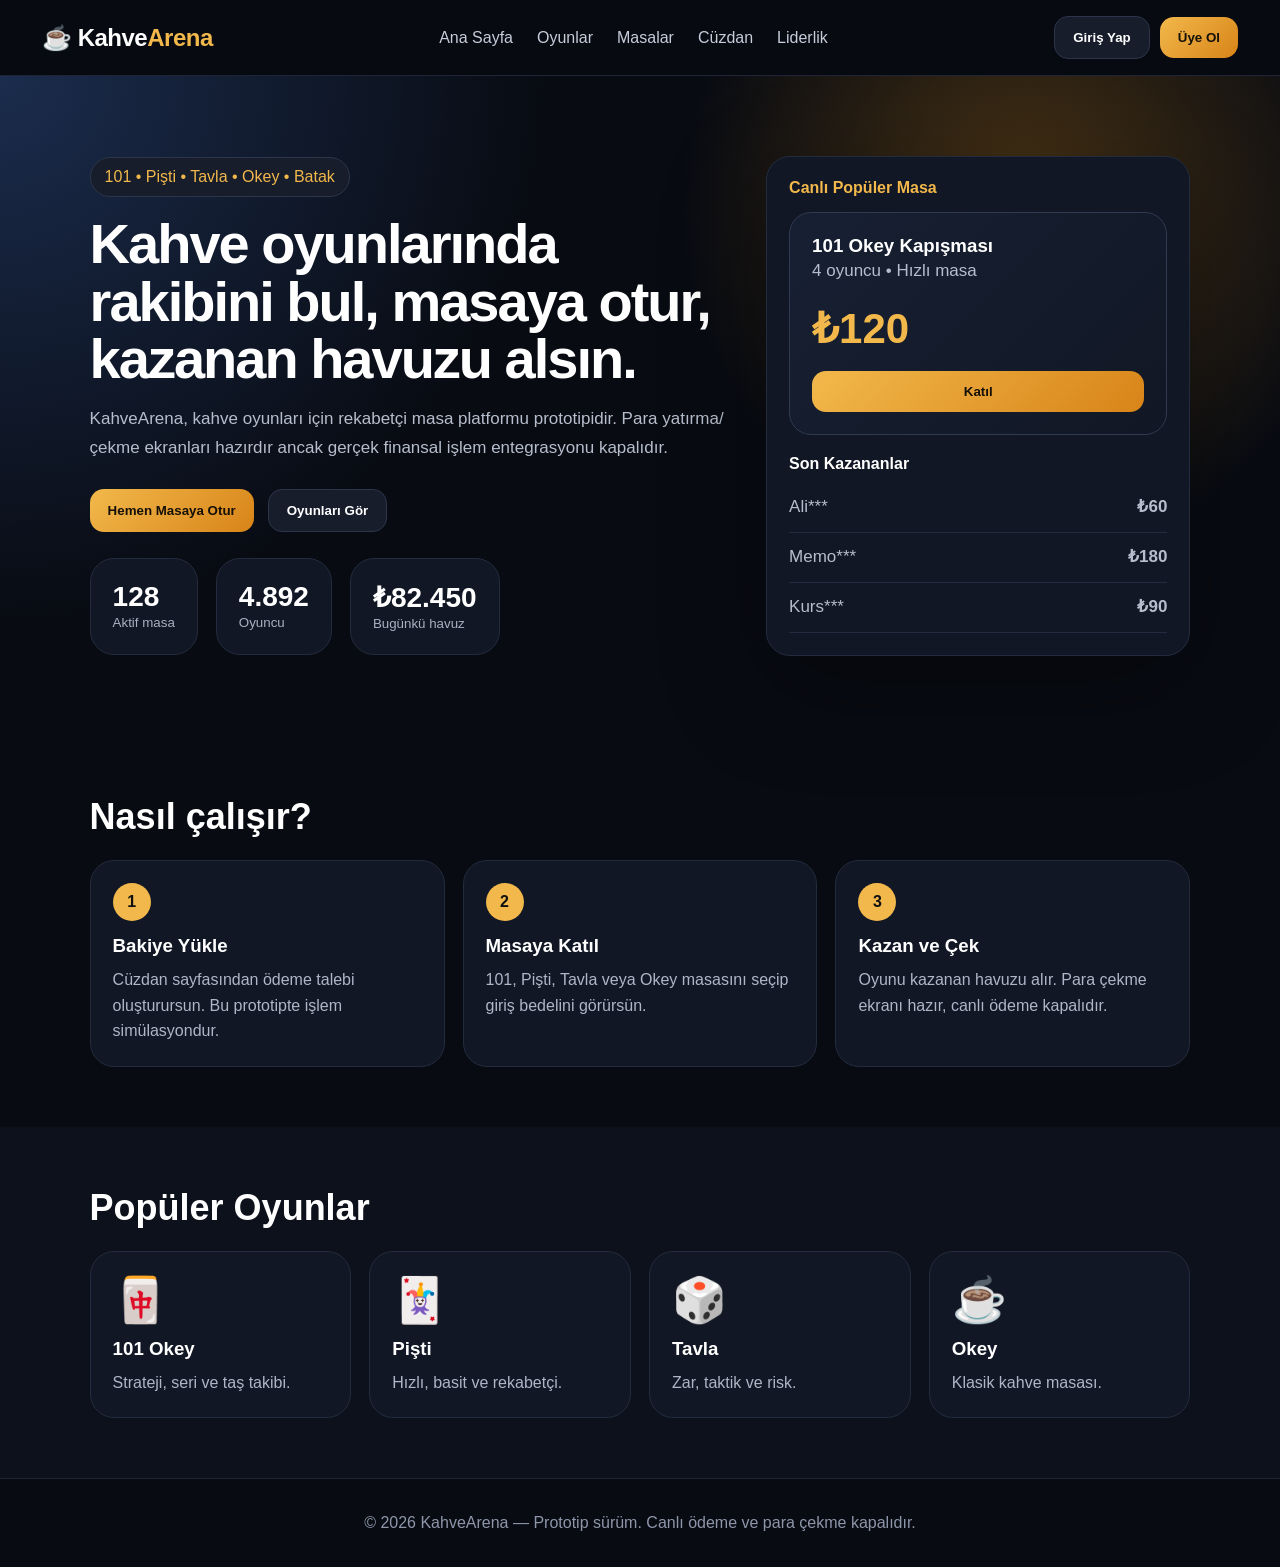
<file: index.html>
<!DOCTYPE html>
<html lang="tr">
<head>
  <meta charset="UTF-8" />
  <meta name="viewport" content="width=device-width, initial-scale=1.0"/>
  <title>KahveArena | Kahve Oyunlarında Rakibini Bul</title>
  <link rel="stylesheet" href="style.css"/>
</head>
<body>
  <header class="topbar">
    <div class="logo" onclick="go('index.html')">☕ Kahve<span>Arena</span></div>
    <nav id="nav">
      <a href="index.html">Ana Sayfa</a>
      <a href="games.html">Oyunlar</a>
      <a href="lobby.html">Masalar</a>
      <a href="wallet.html">Cüzdan</a>
      <a href="leaderboard.html">Liderlik</a>
    </nav>
    <div class="actions">
      <button class="ghost" onclick="go('login.html')">Giriş Yap</button>
      <button onclick="go('register.html')">Üye Ol</button>
      <button class="menu" onclick="toggleMenu()">☰</button>
    </div>
  </header>

  <section class="hero">
    <div class="heroText">
      <span class="badge">101 • Pişti • Tavla • Okey • Batak</span>
      <h1>Kahve oyunlarında rakibini bul, masaya otur, kazanan havuzu alsın.</h1>
      <p>
        KahveArena, kahve oyunları için rekabetçi masa platformu prototipidir.
        Para yatırma/çekme ekranları hazırdır ancak gerçek finansal işlem entegrasyonu kapalıdır.
      </p>
      <div class="heroBtns">
        <button onclick="requireLogin('lobby.html')">Hemen Masaya Otur</button>
        <button class="ghost" onclick="go('games.html')">Oyunları Gör</button>
      </div>
      <div class="stats">
        <div><b>128</b><small>Aktif masa</small></div>
        <div><b>4.892</b><small>Oyuncu</small></div>
        <div><b>₺82.450</b><small>Bugünkü havuz</small></div>
      </div>
    </div>
    <div class="heroCard">
      <div class="liveTitle">Canlı Popüler Masa</div>
      <div class="tableCard big">
        <div>
          <h3>101 Okey Kapışması</h3>
          <p>4 oyuncu • Hızlı masa</p>
        </div>
        <div class="pool">₺120</div>
        <button onclick="requireLogin('table.html')">Katıl</button>
      </div>
      <div class="miniWinners">
        <h4>Son Kazananlar</h4>
        <p><span>Ali***</span><b>₺60</b></p>
        <p><span>Memo***</span><b>₺180</b></p>
        <p><span>Kurs***</span><b>₺90</b></p>
      </div>
    </div>
  </section>

  <section class="section">
    <h2>Nasıl çalışır?</h2>
    <div class="grid3">
      <div class="infoCard"><b>1</b><h3>Bakiye Yükle</h3><p>Cüzdan sayfasından ödeme talebi oluşturursun. Bu prototipte işlem simülasyondur.</p></div>
      <div class="infoCard"><b>2</b><h3>Masaya Katıl</h3><p>101, Pişti, Tavla veya Okey masasını seçip giriş bedelini görürsün.</p></div>
      <div class="infoCard"><b>3</b><h3>Kazan ve Çek</h3><p>Oyunu kazanan havuzu alır. Para çekme ekranı hazır, canlı ödeme kapalıdır.</p></div>
    </div>
  </section>

  <section class="section dark">
    <h2>Popüler Oyunlar</h2>
    <div class="gameGrid">
      <div class="gameCard" onclick="requireLogin('lobby.html?game=101')"><span>🀄</span><h3>101 Okey</h3><p>Strateji, seri ve taş takibi.</p></div>
      <div class="gameCard" onclick="requireLogin('lobby.html?game=pisti')"><span>🃏</span><h3>Pişti</h3><p>Hızlı, basit ve rekabetçi.</p></div>
      <div class="gameCard" onclick="requireLogin('lobby.html?game=tavla')"><span>🎲</span><h3>Tavla</h3><p>Zar, taktik ve risk.</p></div>
      <div class="gameCard" onclick="requireLogin('lobby.html?game=okey')"><span>☕</span><h3>Okey</h3><p>Klasik kahve masası.</p></div>
    </div>
  </section>

  <footer>© 2026 KahveArena — Prototip sürüm. Canlı ödeme ve para çekme kapalıdır.</footer>
  <script src="app.js"></script>
</body>
</html>
</file>
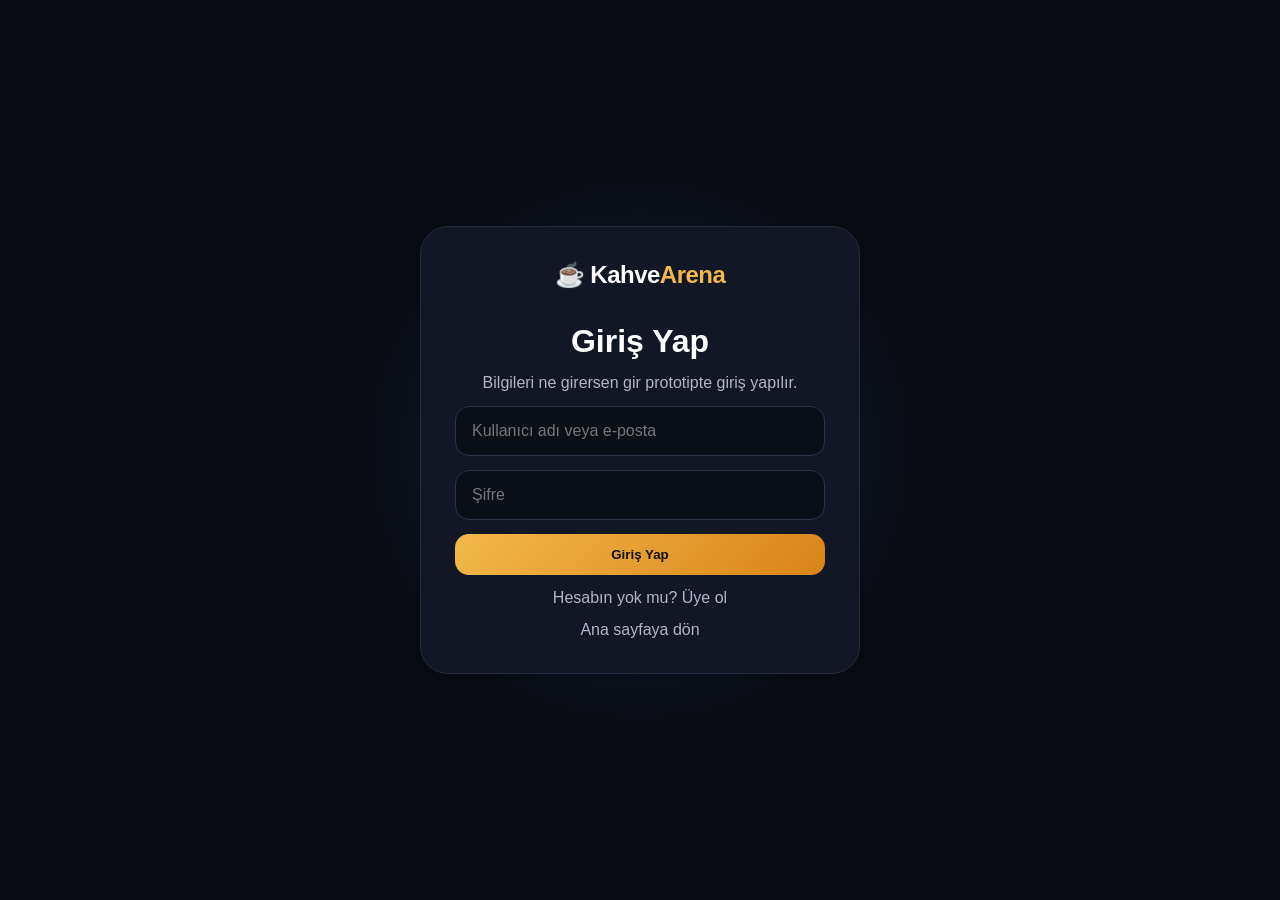
<file: admin.html>
<!DOCTYPE html>
<html lang="tr">
<head>
  <meta charset="UTF-8"/>
  <meta name="viewport" content="width=device-width, initial-scale=1.0"/>
  <title>Admin Panel | KahveArena</title>
  <link rel="stylesheet" href="style.css"/>
</head>
<body onload="guard()">
<header class="topbar">
  <div class="logo" onclick="go('dashboard.html')">☕ Kahve<span>Arena</span></div>
  <nav id="nav"><a href="dashboard.html">Panel</a><a href="wallet.html">Cüzdan</a><a href="lobby.html">Masalar</a></nav>
</header>

<main class="page">
  <div class="pageHead"><div><h1>Admin Paneli</h1><p>Kullanıcılar, masalar ve finans talepleri.</p></div></div>
  <div class="dashGrid">
    <div class="statCard"><small>Kullanıcı</small><b>4.892</b><span>+128 bugün</span></div>
    <div class="statCard"><small>Aktif Masa</small><b>128</b><span>23 yüksek havuz</span></div>
    <div class="statCard"><small>Yatırma Talebi</small><b>42</b><span>Bekliyor</span></div>
    <div class="statCard"><small>Çekim Talebi</small><b>18</b><span>İnceleme</span></div>
  </div>

  <section class="section noPad">
    <h2>Bekleyen İşlemler</h2>
    <div class="tableList">
      <div class="row"><b>Ali***</b><span>Para Yatırma</span><span>₺300</span><strong>Bekliyor</strong><button>Onayla</button></div>
      <div class="row"><b>Memo***</b><span>Para Çekme</span><span>₺500</span><strong>İnceleme</strong><button>Detay</button></div>
      <div class="row"><b>Kurs***</b><span>Masa İtirazı</span><span>101 Okey</span><strong>Açık</strong><button>İncele</button></div>
    </div>
  </section>
</main>
<script src="app.js"></script>
</body>
</html>
</file>
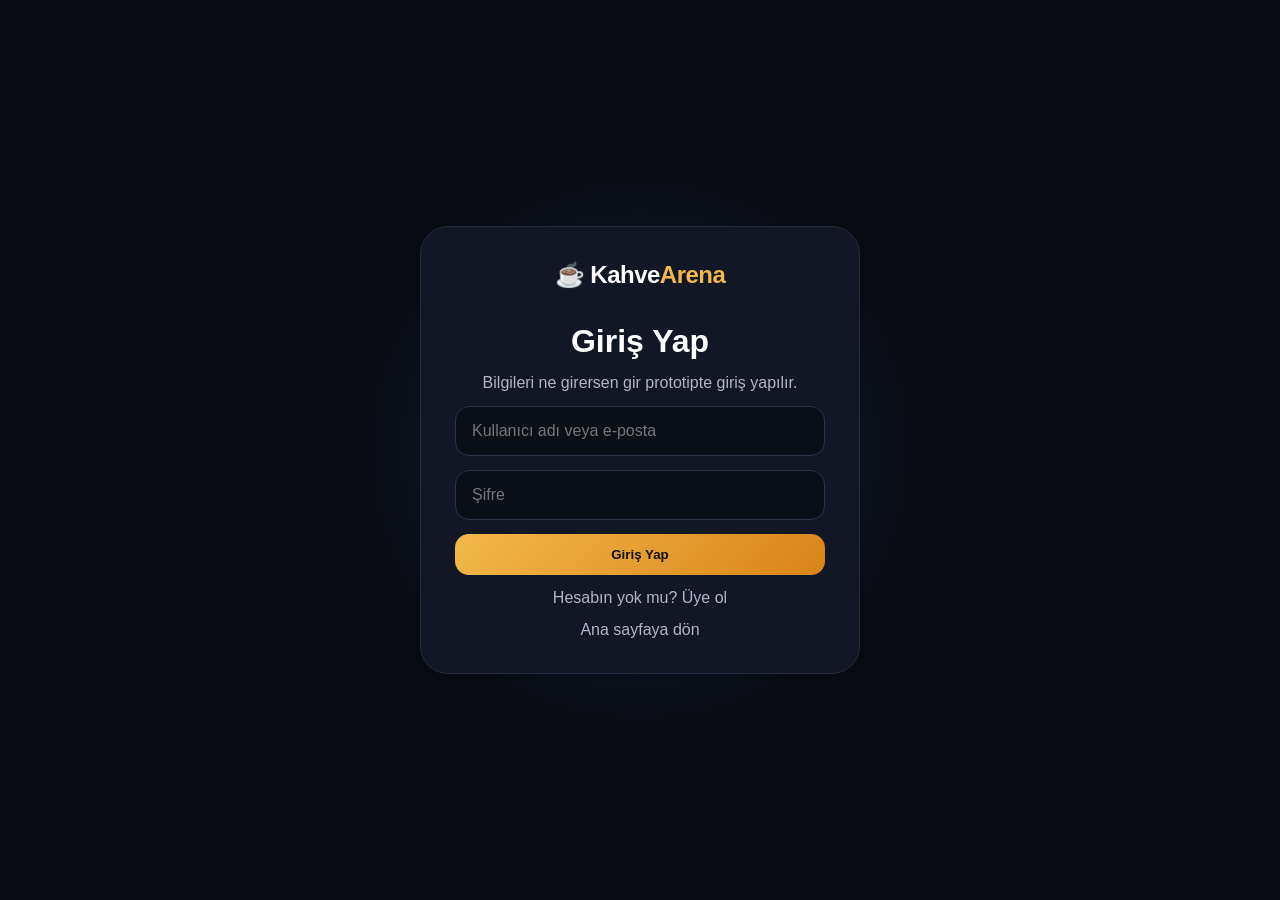
<file: create-table.html>
<!DOCTYPE html>
<html lang="tr">
<head>
  <meta charset="UTF-8"/>
  <meta name="viewport" content="width=device-width, initial-scale=1.0"/>
  <title>Masa Oluştur | KahveArena</title>
  <link rel="stylesheet" href="style.css"/>
</head>
<body onload="guard()">
<header class="topbar">
  <div class="logo" onclick="go('dashboard.html')">☕ Kahve<span>Arena</span></div>
  <nav id="nav"><a href="dashboard.html">Panel</a><a href="lobby.html">Masalar</a><a href="wallet.html">Cüzdan</a></nav>
</header>

<main class="page smallPage">
  <h1>Masa Oluştur</h1>
  <div class="formCard">
    <label>Oyun</label>
    <select><option>101 Okey</option><option>Pişti</option><option>Tavla</option><option>Okey</option><option>Batak</option></select>
    <label>Giriş Bedeli</label>
    <select><option>₺30</option><option>₺50</option><option>₺100</option><option>₺250</option></select>
    <label>Oyuncu Sayısı</label>
    <select><option>2 Oyuncu</option><option>4 Oyuncu</option></select>
    <label>Masa Tipi</label>
    <select><option>Herkese Açık</option><option>Şifreli Özel Masa</option></select>
    <button onclick="alertBox('Masa oluşturuldu. Prototipte gerçek para kilitleme işlemi yapılmaz.'); go('table.html')">Masayı Oluştur</button>
  </div>
</main>
<script src="app.js"></script>
</body>
</html>
</file>
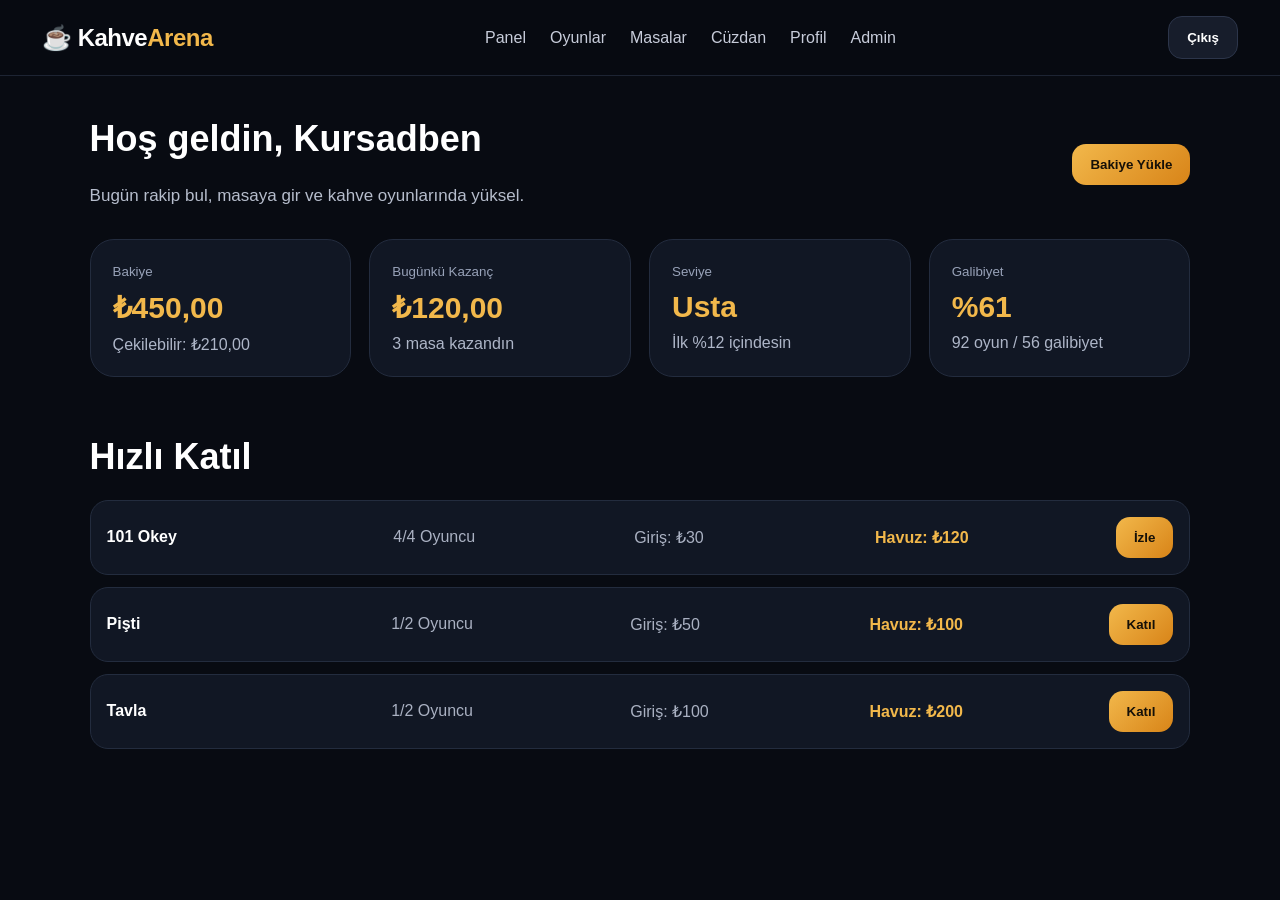
<file: dashboard.html>
<!DOCTYPE html>
<html lang="tr">
<head>
  <meta charset="UTF-8"/>
  <meta name="viewport" content="width=device-width, initial-scale=1.0"/>
  <title>Panel | KahveArena</title>
  <link rel="stylesheet" href="style.css"/>
</head>
<body>
<header class="topbar">
  <div class="logo" onclick="go('index.html')">☕ Kahve<span>Arena</span></div>
  <nav id="nav">
    <a href="dashboard.html">Panel</a>
    <a href="games.html">Oyunlar</a>
    <a href="lobby.html">Masalar</a>
    <a href="wallet.html">Cüzdan</a>
    <a href="profile.html">Profil</a>
    <a href="admin.html">Admin</a>
  </nav>
  <div class="actions">
    <button class="ghost" onclick="logout()">Çıkış</button>
    <button class="menu" onclick="toggleMenu()">☰</button>
  </div>
</header>

<main class="page">
  <div class="pageHead">
    <div>
      <h1>Hoş geldin, <span id="username">Oyuncu</span></h1>
      <p>Bugün rakip bul, masaya gir ve kahve oyunlarında yüksel.</p>
    </div>
    <button onclick="go('wallet.html')">Bakiye Yükle</button>
  </div>

  <div class="dashGrid">
    <div class="statCard"><small>Bakiye</small><b>₺450,00</b><span>Çekilebilir: ₺210,00</span></div>
    <div class="statCard"><small>Bugünkü Kazanç</small><b>₺120,00</b><span>3 masa kazandın</span></div>
    <div class="statCard"><small>Seviye</small><b>Usta</b><span>İlk %12 içindesin</span></div>
    <div class="statCard"><small>Galibiyet</small><b>%61</b><span>92 oyun / 56 galibiyet</span></div>
  </div>

  <section class="section noPad">
    <h2>Hızlı Katıl</h2>
    <div class="tableList">
      <div class="row"><b>101 Okey</b><span>4/4 Oyuncu</span><span>Giriş: ₺30</span><strong>Havuz: ₺120</strong><button onclick="go('table.html')">İzle</button></div>
      <div class="row"><b>Pişti</b><span>1/2 Oyuncu</span><span>Giriş: ₺50</span><strong>Havuz: ₺100</strong><button onclick="go('table.html')">Katıl</button></div>
      <div class="row"><b>Tavla</b><span>1/2 Oyuncu</span><span>Giriş: ₺100</span><strong>Havuz: ₺200</strong><button onclick="go('table.html')">Katıl</button></div>
    </div>
  </section>
</main>
<script src="app.js"></script>
</body>
</html>
</file>
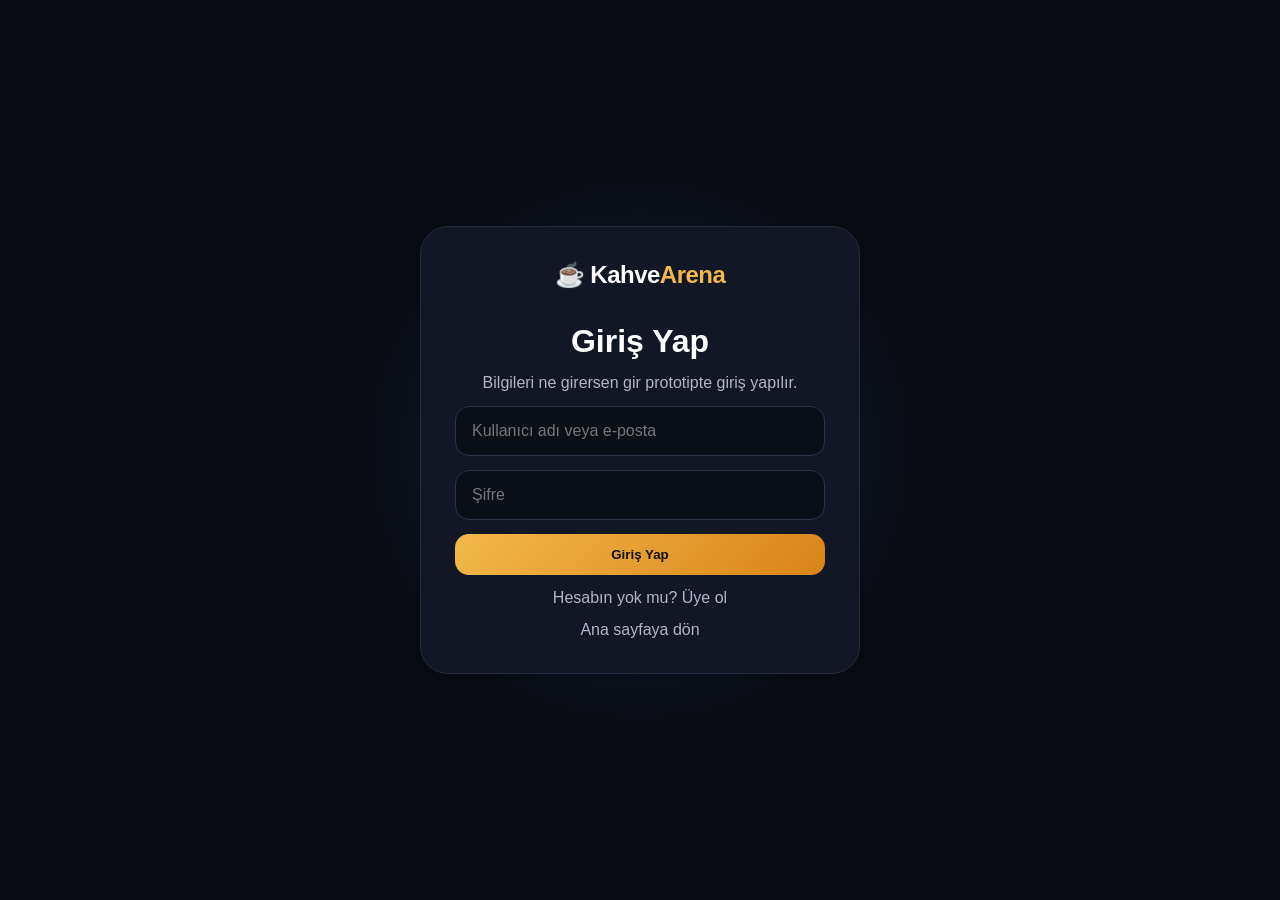
<file: deposit.html>
<!DOCTYPE html>
<html lang="tr">
<head>
  <meta charset="UTF-8"/>
  <meta name="viewport" content="width=device-width, initial-scale=1.0"/>
  <title>Para Yatır | KahveArena</title>
  <link rel="stylesheet" href="style.css"/>
</head>
<body onload="guard()">
<header class="topbar">
  <div class="logo" onclick="go('dashboard.html')">☕ Kahve<span>Arena</span></div>
  <nav id="nav"><a href="wallet.html">Cüzdan</a><a href="withdraw.html">Para Çek</a></nav>
</header>

<main class="page smallPage">
  <h1>Para Yatır</h1>
  <p class="warning">Bu ekran prototiptir. Gerçek ödeme alınmaz, banka/kart/kripto entegrasyonu bağlı değildir.</p>
  <div class="formCard">
    <label>Yöntem</label>
    <select><option>Banka Havalesi</option><option>Kredi/Banka Kartı</option><option>USDT TRC20</option><option>PayPal / Yurtdışı</option></select>
    <label>Tutar</label>
    <input placeholder="Örn: 300"/>
    <label>Açıklama / İşlem Notu</label>
    <input placeholder="Kullanıcı ID veya açıklama"/>
    <button onclick="alertBox('Para yatırma talebi oluşturuldu. Canlı ödeme entegrasyonu kapalıdır.')">Yatırma Talebi Oluştur</button>
  </div>

  <div class="bankBox">
    <h3>Örnek Havale Bilgileri</h3>
    <p><b>Alıcı:</b> KahveArena Teknoloji Ltd.</p>
    <p><b>IBAN:</b> TR00 0000 0000 0000 0000 0000 00</p>
    <p><b>Açıklama:</b> KA-USER-1024</p>
  </div>
</main>
<script src="app.js"></script>
</body>
</html>
</file>
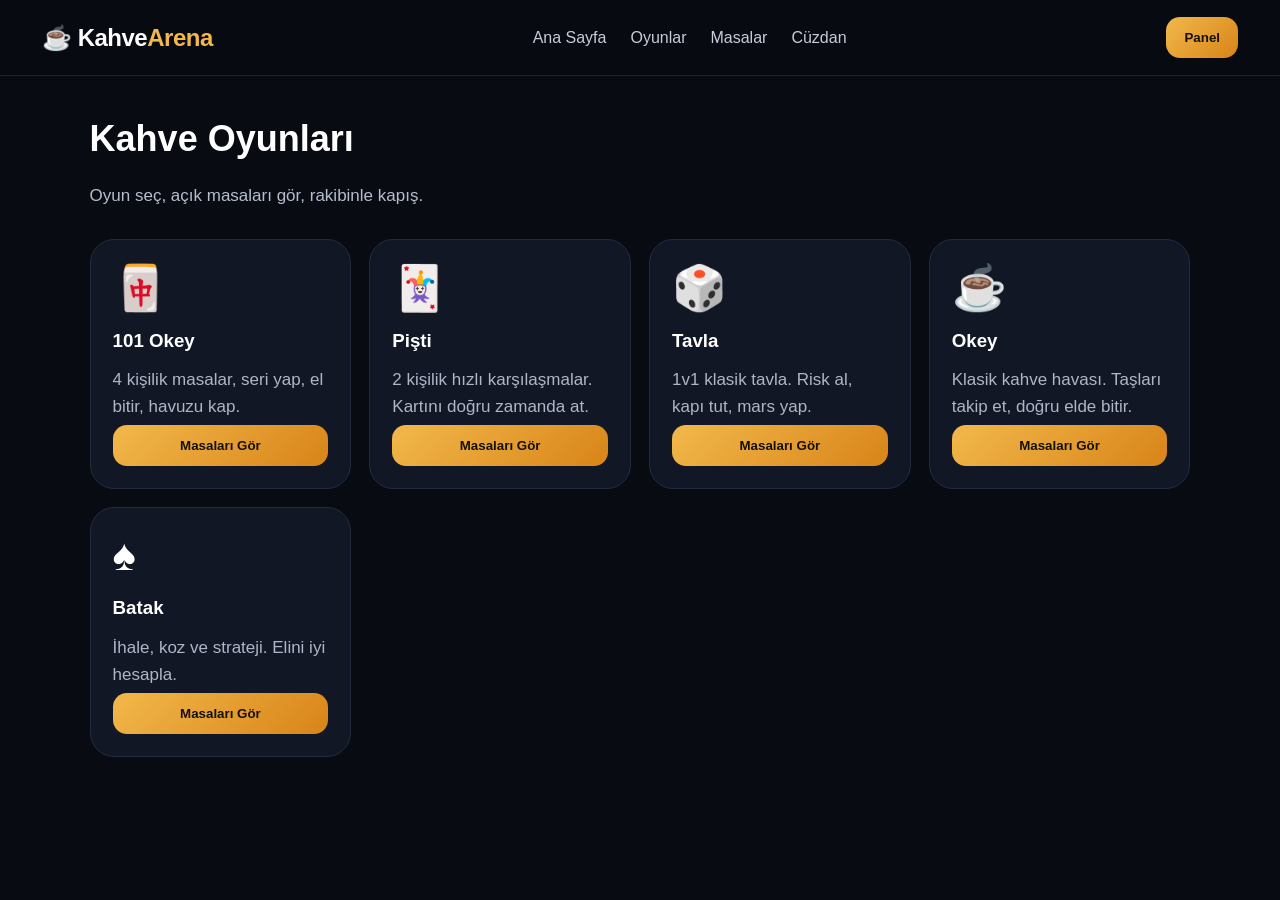
<file: games.html>
<!DOCTYPE html>
<html lang="tr">
<head>
  <meta charset="UTF-8"/>
  <meta name="viewport" content="width=device-width, initial-scale=1.0"/>
  <title>Oyunlar | KahveArena</title>
  <link rel="stylesheet" href="style.css"/>
</head>
<body>
<header class="topbar">
  <div class="logo" onclick="go('index.html')">☕ Kahve<span>Arena</span></div>
  <nav id="nav">
    <a href="index.html">Ana Sayfa</a>
    <a href="games.html">Oyunlar</a>
    <a href="lobby.html">Masalar</a>
    <a href="wallet.html">Cüzdan</a>
  </nav>
  <div class="actions"><button onclick="requireLogin('dashboard.html')">Panel</button><button class="menu" onclick="toggleMenu()">☰</button></div>
</header>

<main class="page">
  <div class="pageHead"><div><h1>Kahve Oyunları</h1><p>Oyun seç, açık masaları gör, rakibinle kapış.</p></div></div>
  <div class="gameGrid">
    <div class="gameCard large" onclick="requireLogin('okey101.html')"><span>🀄</span><h3>101 Okey</h3><p>4 kişilik masalar, seri yap, el bitir, havuzu kap.</p><button>Masaları Gör</button></div>
    <div class="gameCard large" onclick="requireLogin('lobby.html')"><span>🃏</span><h3>Pişti</h3><p>2 kişilik hızlı karşılaşmalar. Kartını doğru zamanda at.</p><button>Masaları Gör</button></div>
    <div class="gameCard large" onclick="requireLogin('lobby.html')"><span>🎲</span><h3>Tavla</h3><p>1v1 klasik tavla. Risk al, kapı tut, mars yap.</p><button>Masaları Gör</button></div>
    <div class="gameCard large" onclick="requireLogin('lobby.html')"><span>☕</span><h3>Okey</h3><p>Klasik kahve havası. Taşları takip et, doğru elde bitir.</p><button>Masaları Gör</button></div>
    <div class="gameCard large" onclick="requireLogin('lobby.html')"><span>♠️</span><h3>Batak</h3><p>İhale, koz ve strateji. Elini iyi hesapla.</p><button>Masaları Gör</button></div>
  </div>
</main>
<script src="app.js"></script>
</body>
</html>
</file>
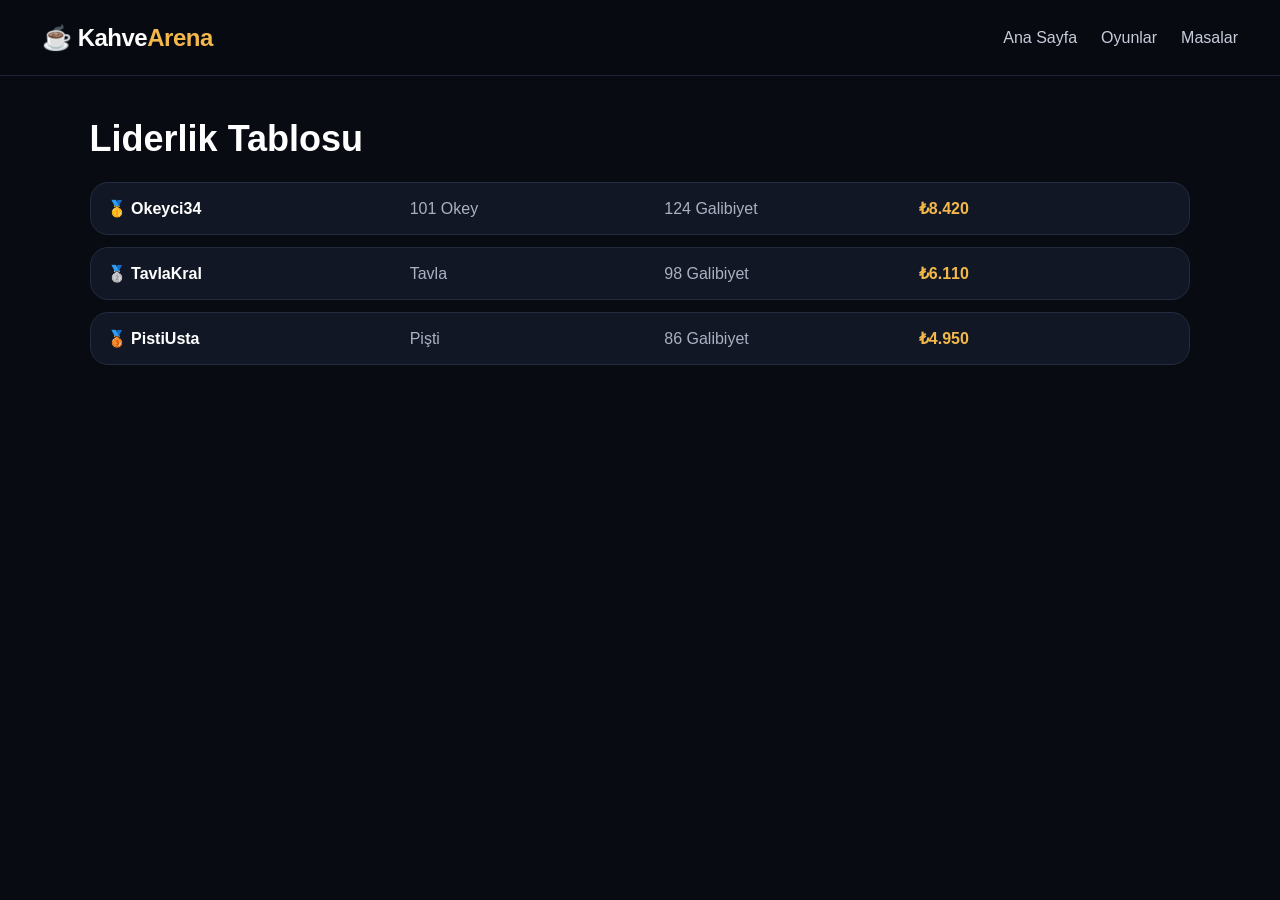
<file: leaderboard.html>
<!DOCTYPE html>
<html lang="tr">
<head>
  <meta charset="UTF-8"/>
  <meta name="viewport" content="width=device-width, initial-scale=1.0"/>
  <title>Liderlik | KahveArena</title>
  <link rel="stylesheet" href="style.css"/>
</head>
<body>
<header class="topbar">
  <div class="logo" onclick="go('index.html')">☕ Kahve<span>Arena</span></div>
  <nav id="nav"><a href="index.html">Ana Sayfa</a><a href="games.html">Oyunlar</a><a href="lobby.html">Masalar</a></nav>
</header>
<main class="page">
  <h1>Liderlik Tablosu</h1>
  <div class="tableList">
    <div class="row"><b>🥇 Okeyci34</b><span>101 Okey</span><span>124 Galibiyet</span><strong>₺8.420</strong></div>
    <div class="row"><b>🥈 TavlaKral</b><span>Tavla</span><span>98 Galibiyet</span><strong>₺6.110</strong></div>
    <div class="row"><b>🥉 PistiUsta</b><span>Pişti</span><span>86 Galibiyet</span><strong>₺4.950</strong></div>
  </div>
</main>
<script src="app.js"></script>
</body>
</html>
</file>
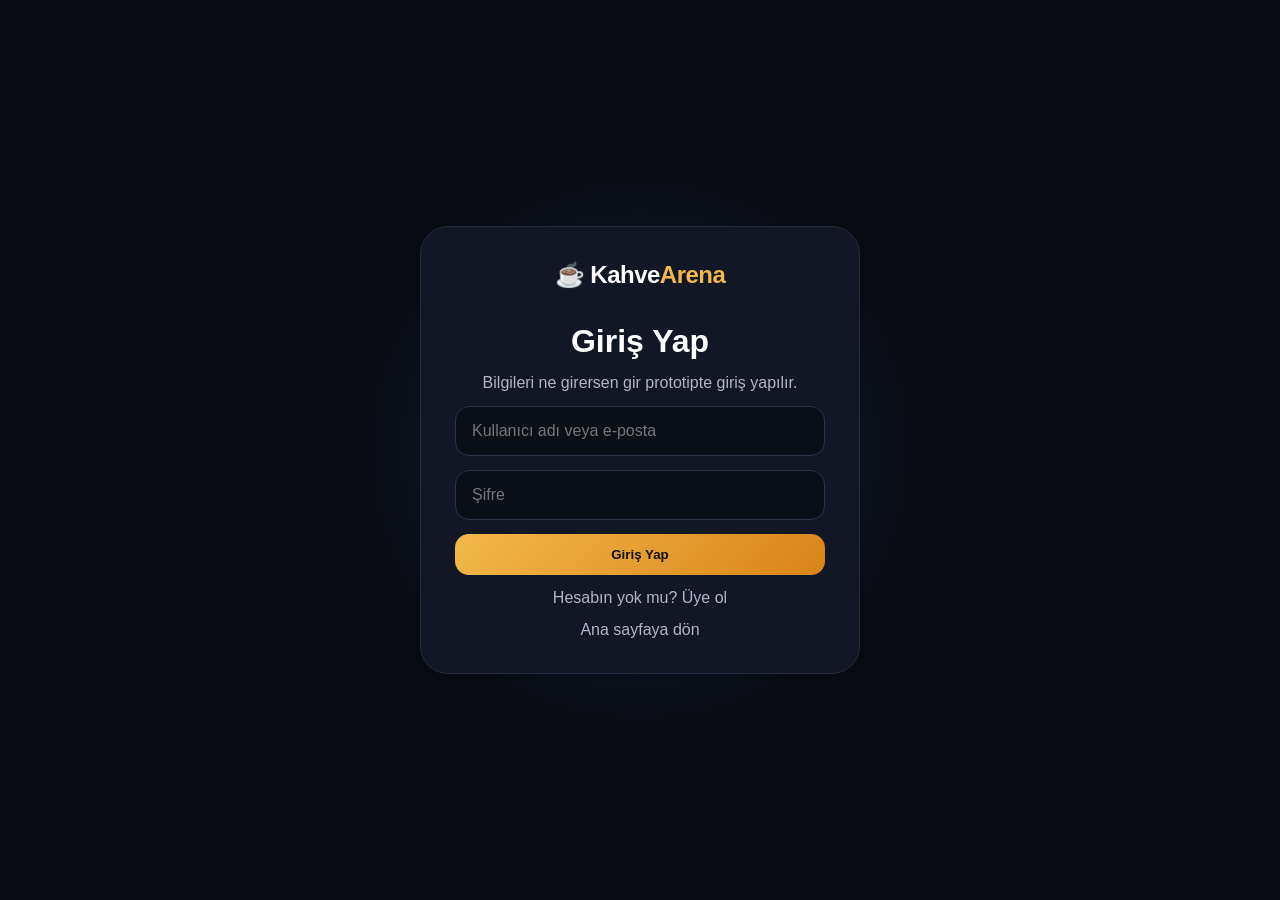
<file: lobby.html>
<!DOCTYPE html>
<html lang="tr">
<head>
  <meta charset="UTF-8"/>
  <meta name="viewport" content="width=device-width, initial-scale=1.0"/>
  <title>Masalar | KahveArena</title>
  <link rel="stylesheet" href="style.css"/>
</head>
<body onload="guard()">
<header class="topbar">
  <div class="logo" onclick="go('index.html')">☕ Kahve<span>Arena</span></div>
  <nav id="nav">
    <a href="dashboard.html">Panel</a>
    <a href="games.html">Oyunlar</a>
    <a href="lobby.html">Masalar</a>
    <a href="wallet.html">Cüzdan</a>
  </nav>
  <div class="actions"><button onclick="go('create-table.html')">Masa Oluştur</button><button class="menu" onclick="toggleMenu()">☰</button></div>
</header>

<main class="page">
  <div class="pageHead">
    <div><h1>Aktif Masalar</h1><p>Giriş bedeli, oyuncu sayısı ve toplam havuza göre masa seç.</p></div>
    <button onclick="go('create-table.html')">+ Yeni Masa</button>
  </div>

  <div class="filters">
    <button class="active">Tümü</button><button>101 Okey</button><button>Pişti</button><button>Tavla</button><button>Okey</button><button>Batak</button>
  </div>

  <div class="tableList">
    <div class="row"><b>101 Okey</b><span>3/4 Oyuncu</span><span>Giriş: ₺30</span><strong>Havuz: ₺120</strong><button onclick="go('okey101.html')">Katıl</button></div>
    <div class="row"><b>Pişti</b><span>1/2 Oyuncu</span><span>Giriş: ₺50</span><strong>Havuz: ₺100</strong><button onclick="go('table.html')">Katıl</button></div>
    <div class="row"><b>Tavla</b><span>1/2 Oyuncu</span><span>Giriş: ₺100</span><strong>Havuz: ₺200</strong><button onclick="go('table.html')">Katıl</button></div>
    <div class="row"><b>Okey</b><span>2/4 Oyuncu</span><span>Giriş: ₺25</span><strong>Havuz: ₺100</strong><button onclick="go('table.html')">Katıl</button></div>
    <div class="row"><b>Batak</b><span>4/4 Oyuncu</span><span>Giriş: ₺75</span><strong>Havuz: ₺300</strong><button onclick="go('table.html')">İzle</button></div>
  </div>
</main>
<script src="app.js"></script>
</body>
</html>
</file>
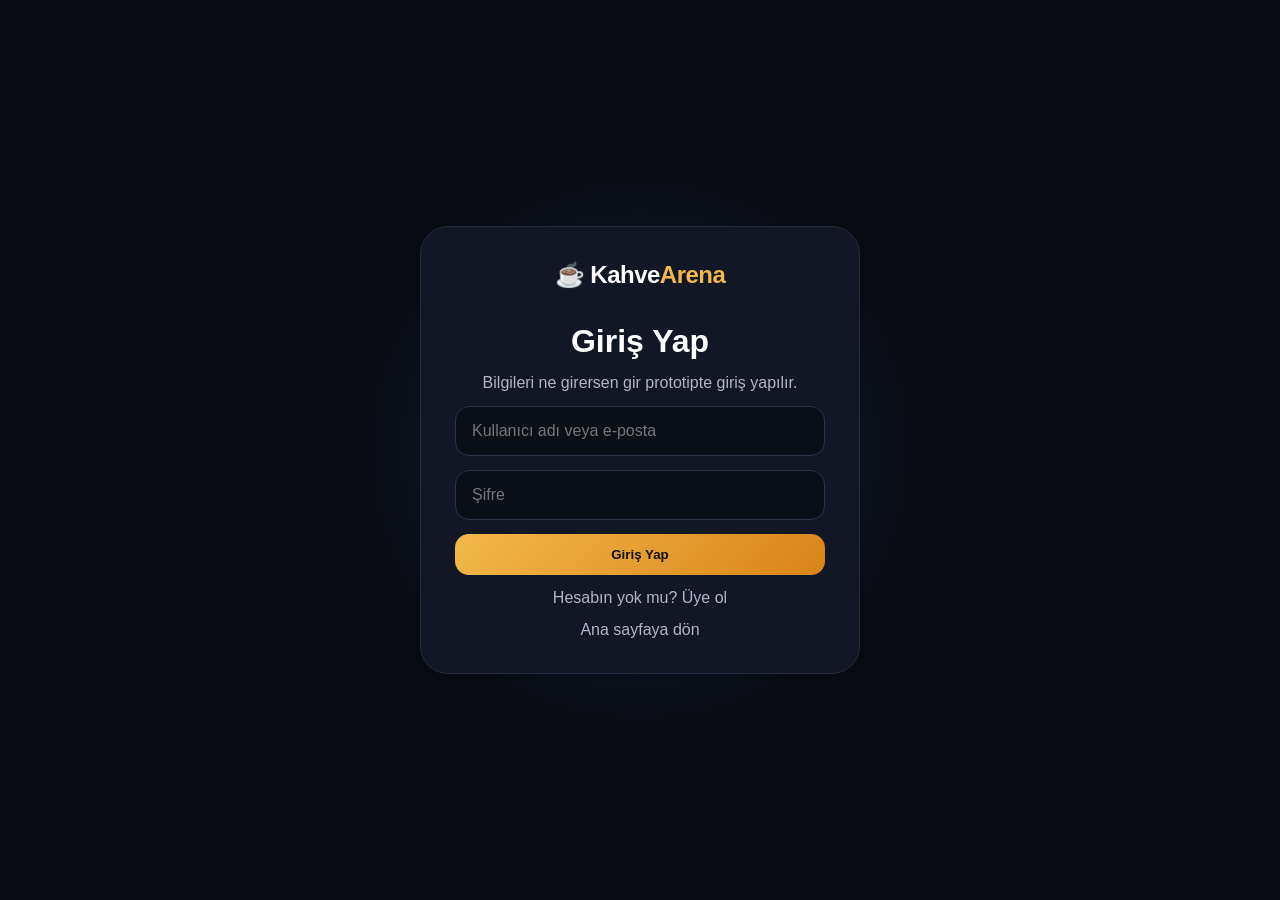
<file: login.html>
<!DOCTYPE html>
<html lang="tr">
<head>
  <meta charset="UTF-8"/>
  <meta name="viewport" content="width=device-width, initial-scale=1.0"/>
  <title>Giriş Yap | KahveArena</title>
  <link rel="stylesheet" href="style.css"/>
</head>
<body class="authBody">
  <div class="authBox">
    <div class="logo center">☕ Kahve<span>Arena</span></div>
    <h1>Giriş Yap</h1>
    <p>Bilgileri ne girersen gir prototipte giriş yapılır.</p>
    <input id="loginUser" placeholder="Kullanıcı adı veya e-posta"/>
    <input id="loginPass" placeholder="Şifre" type="password"/>
    <button onclick="login()">Giriş Yap</button>
    <a href="register.html">Hesabın yok mu? Üye ol</a>
    <a href="index.html">Ana sayfaya dön</a>
  </div>
  <script src="app.js"></script>
</body>
</html>
</file>
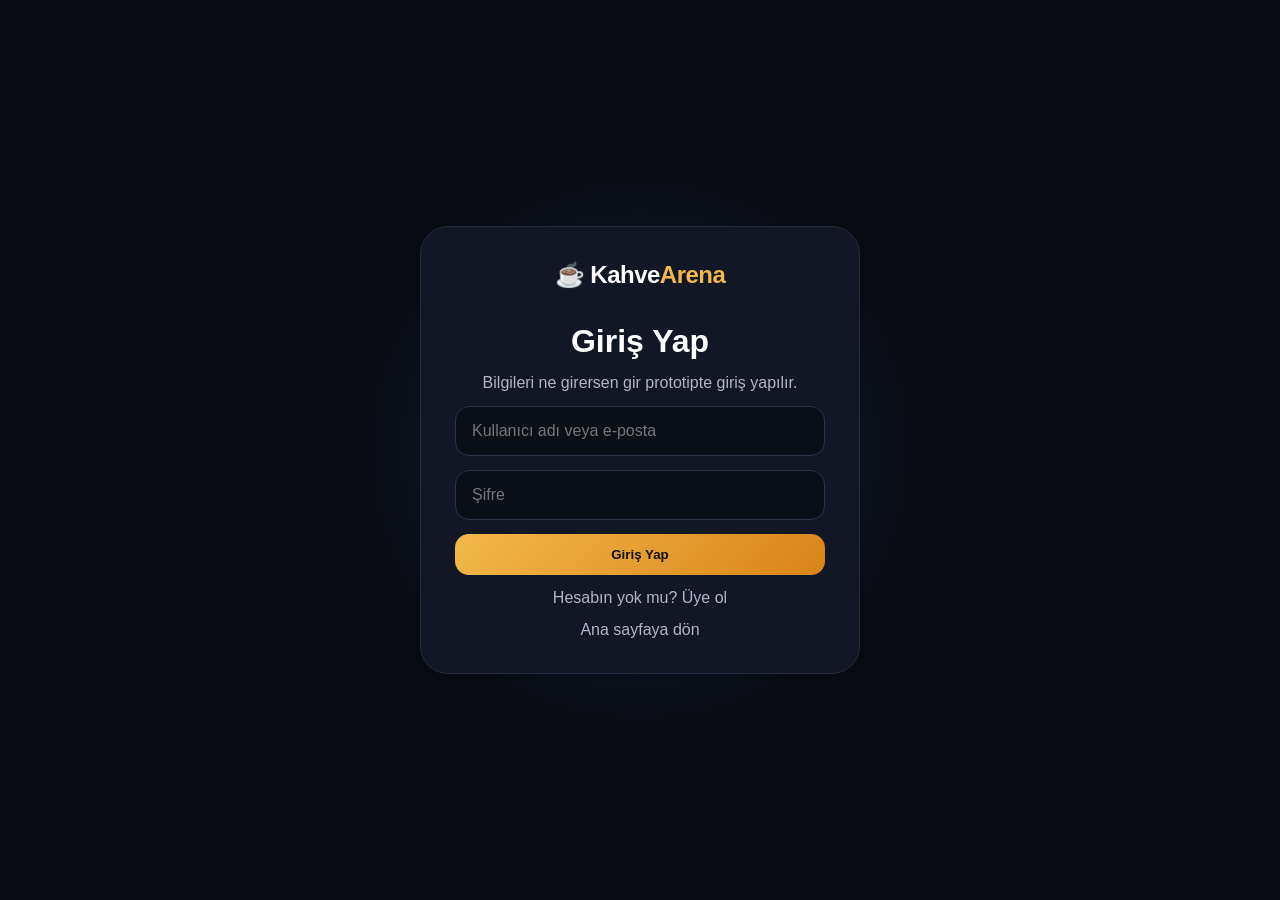
<file: okey101.html>
<!DOCTYPE html>
<html lang="tr">
<head>
  <meta charset="UTF-8"/>
  <meta name="viewport" content="width=device-width, initial-scale=1.0"/>
  <title>101 Okey | KahveArena</title>
  <link rel="stylesheet" href="style.css"/>
  <link rel="stylesheet" href="okey101.css"/>
</head>
<body onload="guard(); start101();">
<header class="topbar">
  <div class="logo" onclick="go('dashboard.html')">☕ Kahve<span>Arena</span></div>
  <nav id="nav">
    <a href="dashboard.html">Panel</a>
    <a href="lobby.html">Masalar</a>
    <a href="wallet.html">Cüzdan</a>
  </nav>
  <div class="actions">
    <button class="ghost" onclick="go('lobby.html')">Lobiye Dön</button>
  </div>
</header>

<main class="okeyPage">
  <section class="okeyTop">
    <div>
      <h1>101 Okey</h1>
      <p>Sen + 3 robot oyuncu • Gerçek taş, gösterge, okey ve puan motoru ilk sürüm</p>
    </div>

    <div class="topBoxes">
      <div class="smallBox">
        <small>Gösterge</small>
        <b id="indicatorTile">-</b>
      </div>
      <div class="smallBox">
        <small>Okey</small>
        <b id="okeyTile">-</b>
      </div>
      <div class="smallBox gold">
        <small>Havuz</small>
        <b>₺120</b>
      </div>
    </div>
  </section>

  <section class="gameShell">
    <aside class="scorePanel">
      <h3>Skor Tablosu</h3>
      <div id="scoreRows"></div>

      <h3>El Analizi</h3>
      <div class="analysisBox">
        <p>En iyi seri/per toplamı: <b id="bestOpenScore">0</b></p>
        <p>Bulunan grup: <b id="groupCount">0</b></p>
        <p>Elde kalan ceza: <b id="deadScore">0</b></p>
        <p>Açma durumu: <b id="canOpen">Hayır</b></p>
      </div>

      <button onclick="newRound()">Yeni El Başlat</button>
    </aside>

    <section class="realTable">
      <div class="seat seatTop">
        <div class="avatar">🤖</div>
        <b>Robot Murat</b>
        <span id="p2count">21 taş</span>
      </div>

      <div class="seat seatLeft">
        <div class="avatar">🤖</div>
        <b>Robot Ali</b>
        <span id="p1count">21 taş</span>
      </div>

      <div class="seat seatRight">
        <div class="avatar">🤖</div>
        <b>Robot Can</b>
        <span id="p3count">21 taş</span>
      </div>

      <div class="centerStack">
        <div class="deckCard" onclick="drawDeck()">
          <span>🀄</span>
          <b>Deste</b>
          <small id="deckCount">0 taş</small>
        </div>

        <div class="deckCard discardCard" onclick="takeDiscard()">
          <span id="discardTop">-</span>
          <b>Atılan</b>
          <small>Ortadan al</small>
        </div>

        <div class="turnCard">
          <small>Sıra</small>
          <b id="turnLabel">Sende</b>
        </div>
      </div>

      <div class="openedArea">
        <h3>Açılan Gruplar</h3>
        <div id="openedGroups" class="openedGroups"></div>
      </div>

      <div class="myPanel">
        <div class="myInfo">
          <div>
            <h2>Senin Elin</h2>
            <p id="infoText">Önce taş çek veya ortadan al. Sonra bir taş seçip at.</p>
          </div>
          <div class="selectedBox">
            <small>Seçili Taş</small>
            <b id="selectedTileText">Yok</b>
          </div>
        </div>

        <div id="myHand" class="myHand"></div>

        <div class="playActions">
          <button onclick="drawDeck()">Desteden Çek</button>
          <button class="ghost" onclick="takeDiscard()">Ortadan Al</button>
          <button onclick="discardSelectedTile()">Seçili Taşı At</button>
          <button class="ghost" onclick="openHand()">101 Aç</button>
          <button class="danger" onclick="finishHand()">Bitmeyi Dene</button>
        </div>
      </div>
    </section>

    <aside class="logPanel">
      <h3>Oyun Akışı</h3>
      <div id="logList" class="logList"></div>
    </aside>
  </section>
</main>

<script src="app.js"></script>
<script src="okey101.js"></script>
</body>
</html>
</file>
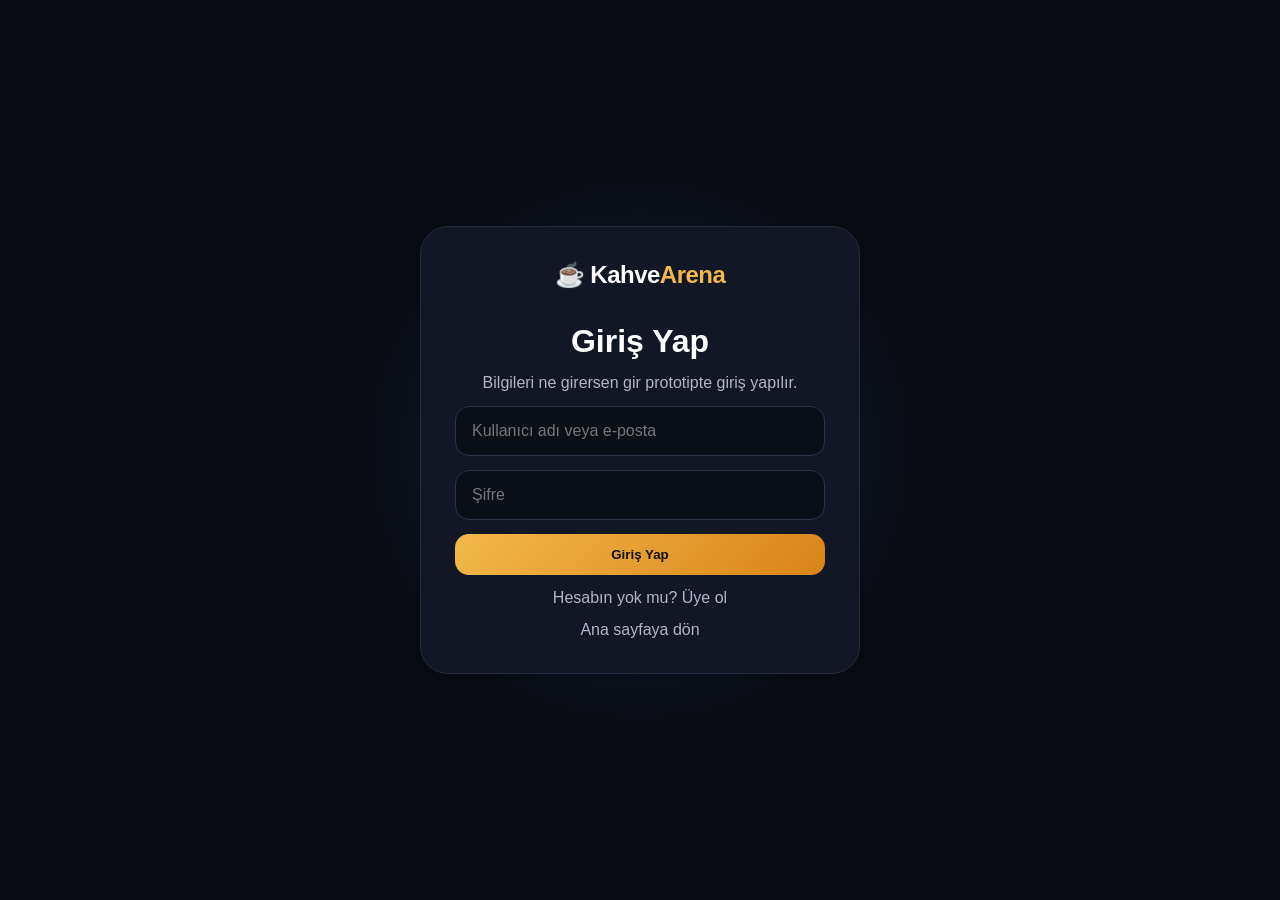
<file: profile.html>
<!DOCTYPE html>
<html lang="tr">
<head>
  <meta charset="UTF-8"/>
  <meta name="viewport" content="width=device-width, initial-scale=1.0"/>
  <title>Profil | KahveArena</title>
  <link rel="stylesheet" href="style.css"/>
</head>
<body onload="guard()">
<header class="topbar">
  <div class="logo" onclick="go('dashboard.html')">☕ Kahve<span>Arena</span></div>
  <nav id="nav"><a href="dashboard.html">Panel</a><a href="wallet.html">Cüzdan</a><a href="lobby.html">Masalar</a></nav>
</header>
<main class="page">
  <div class="profileHero">
    <div class="avatar">K</div>
    <div><h1>Kursadben</h1><p>Seviye: Usta • Üyelik: 2026 • Güven skoru: 92/100</p></div>
  </div>
  <div class="dashGrid">
    <div class="statCard"><small>Toplam Oyun</small><b>92</b><span>Son 30 gün</span></div>
    <div class="statCard"><small>Galibiyet</small><b>56</b><span>%61 oran</span></div>
    <div class="statCard"><small>Favori Oyun</small><b>101 Okey</b><span>42 masa</span></div>
    <div class="statCard"><small>Toplam Kazanç</small><b>₺2.840</b><span>Prototip veri</span></div>
  </div>
</main>
<script src="app.js"></script>
</body>
</html>
</file>
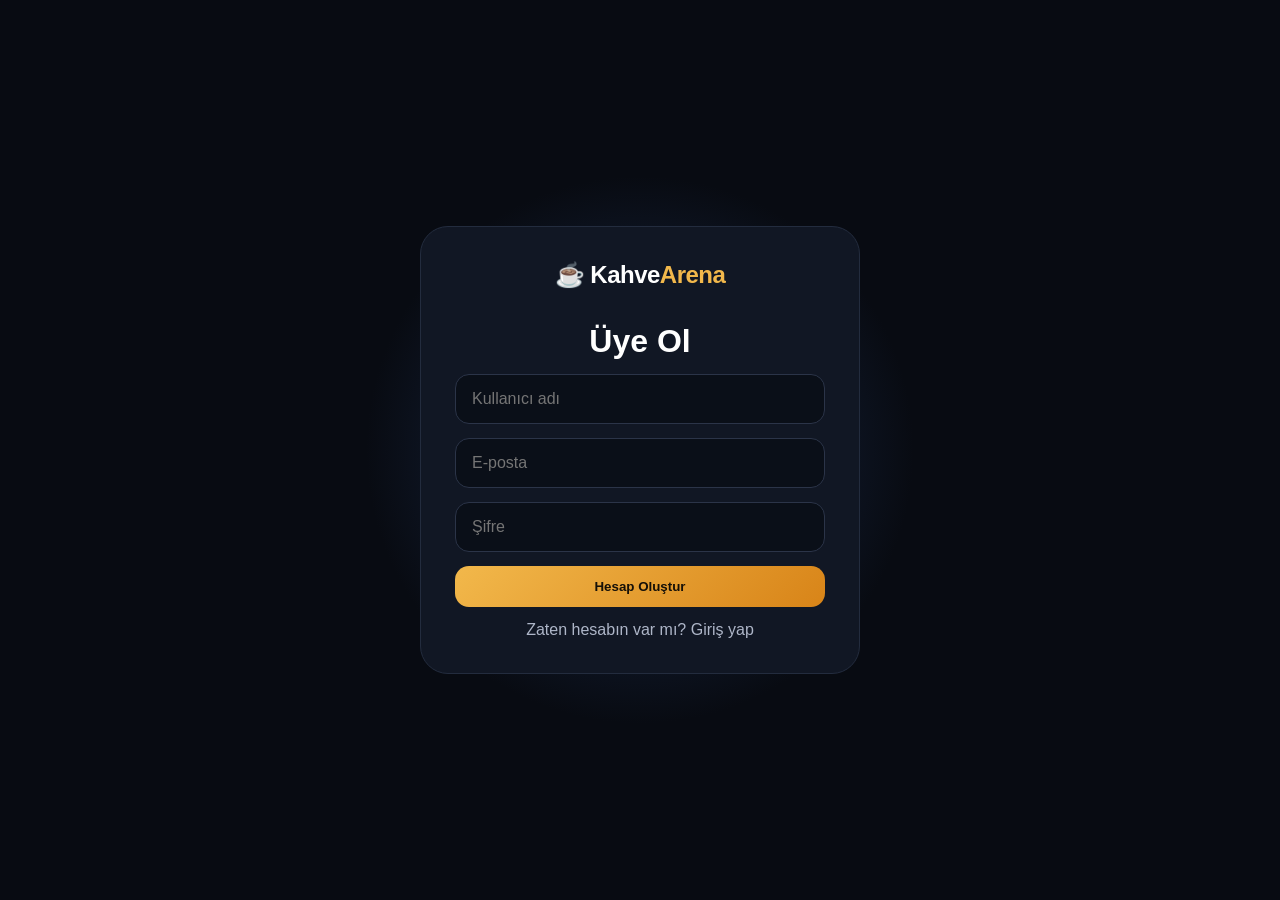
<file: register.html>
<!DOCTYPE html>
<html lang="tr">
<head>
  <meta charset="UTF-8"/>
  <meta name="viewport" content="width=device-width, initial-scale=1.0"/>
  <title>Üye Ol | KahveArena</title>
  <link rel="stylesheet" href="style.css"/>
</head>
<body class="authBody">
  <div class="authBox">
    <div class="logo center">☕ Kahve<span>Arena</span></div>
    <h1>Üye Ol</h1>
    <input placeholder="Kullanıcı adı"/>
    <input placeholder="E-posta"/>
    <input placeholder="Şifre" type="password"/>
    <button onclick="login()">Hesap Oluştur</button>
    <a href="login.html">Zaten hesabın var mı? Giriş yap</a>
  </div>
  <script src="app.js"></script>
</body>
</html>
</file>
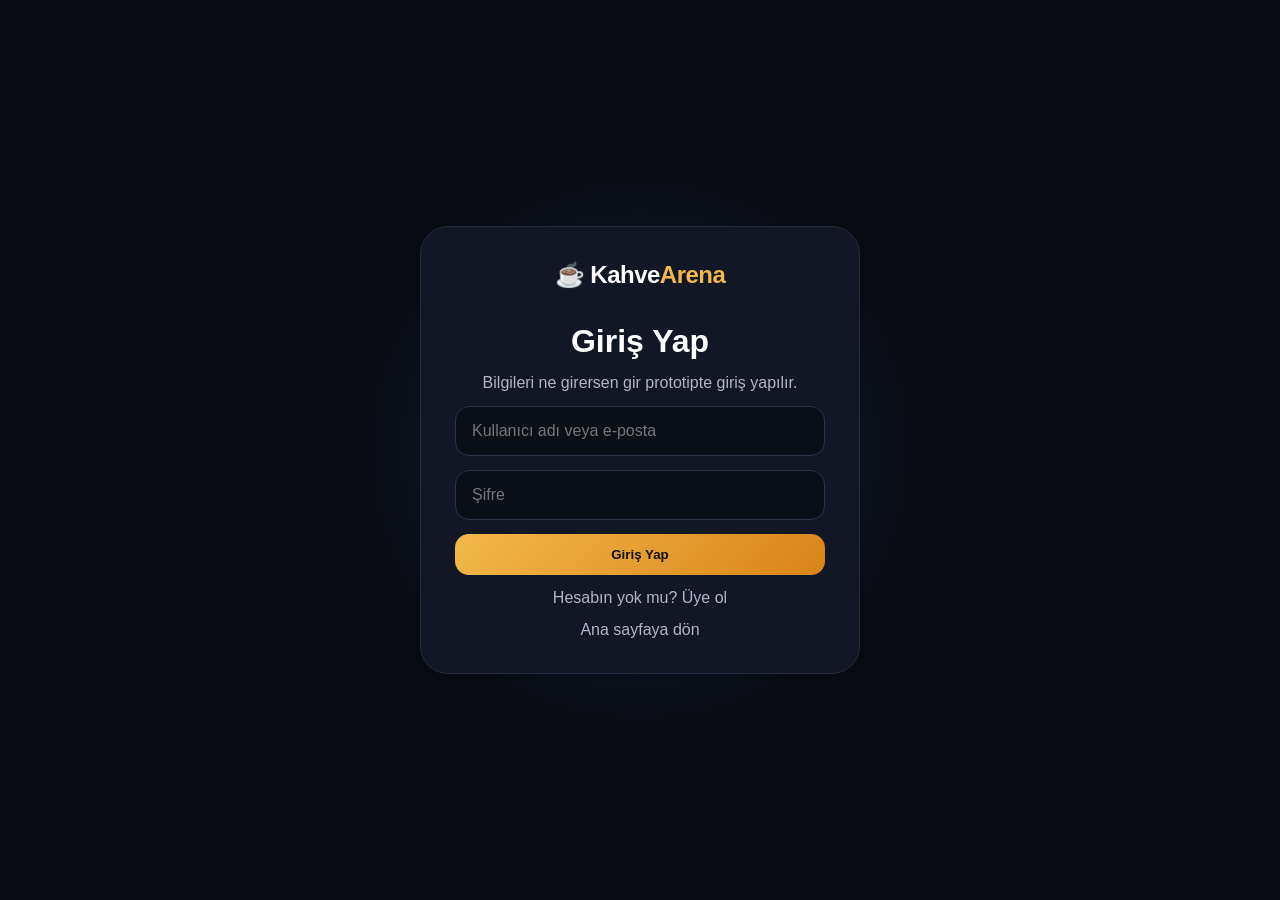
<file: table.html>
<!DOCTYPE html>
<html lang="tr">
<head>
  <meta charset="UTF-8"/>
  <meta name="viewport" content="width=device-width, initial-scale=1.0"/>
  <title>Oyun Masası | KahveArena</title>
  <link rel="stylesheet" href="style.css"/>
</head>
<body onload="guard()">
<header class="topbar">
  <div class="logo" onclick="go('dashboard.html')">☕ Kahve<span>Arena</span></div>
  <nav id="nav"><a href="lobby.html">Masalar</a><a href="wallet.html">Cüzdan</a><a href="profile.html">Profil</a></nav>
</header>

<main class="page">
  <div class="gameTable">
    <div class="tableTop">
      <div><h1>101 Okey Masası</h1><p>Masa No: KA-10482 • Giriş: ₺30 • Havuz: ₺120</p></div>
      <button class="danger" onclick="go('lobby.html')">Masadan Çık</button>
    </div>
    <div class="players">
      <div class="player">👤 Ali*** <span>Hazır</span></div>
      <div class="player">👤 Memo*** <span>Hazır</span></div>
      <div class="player active">👤 Sen <span>Sıran</span></div>
      <div class="player">👤 Can*** <span>Bekliyor</span></div>
    </div>
    <div class="board">
      <div class="tile">7</div><div class="tile">8</div><div class="tile">9</div><div class="tile red">11</div><div class="tile red">12</div><div class="tile red">13</div>
      <div class="centerPot">₺120<br/><small>Havuz</small></div>
    </div>
    <div class="tableActions">
      <button>Taş Çek</button>
      <button>Taş At</button>
      <button onclick="alertBox('Prototip sonucu: Kazanan olarak işaretlendin. Canlı para dağıtımı kapalıdır.')">Kazandım Bildir</button>
    </div>
  </div>
</main>
<script src="app.js"></script>
</body>
</html>
</file>
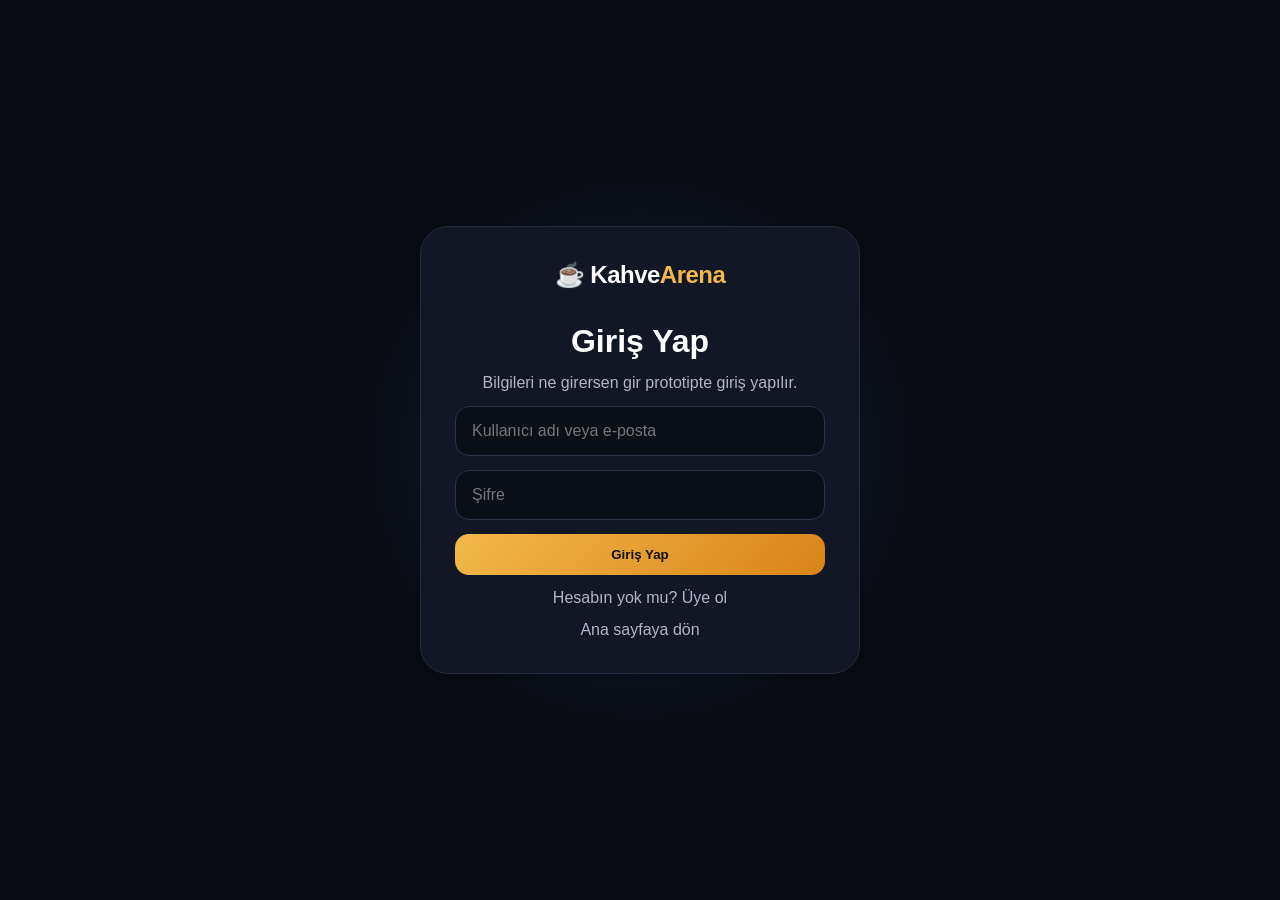
<file: wallet.html>
<!DOCTYPE html>
<html lang="tr">
<head>
  <meta charset="UTF-8"/>
  <meta name="viewport" content="width=device-width, initial-scale=1.0"/>
  <title>Cüzdan | KahveArena</title>
  <link rel="stylesheet" href="style.css"/>
</head>
<body onload="guard()">
<header class="topbar">
  <div class="logo" onclick="go('dashboard.html')">☕ Kahve<span>Arena</span></div>
  <nav id="nav"><a href="dashboard.html">Panel</a><a href="lobby.html">Masalar</a><a href="deposit.html">Para Yatır</a><a href="withdraw.html">Para Çek</a></nav>
</header>

<main class="page">
  <div class="pageHead">
    <div><h1>Cüzdan</h1><p>Para yatırma ve çekme ekranları prototiptir. Canlı finansal işlem yoktur.</p></div>
  </div>
  <div class="dashGrid">
    <div class="statCard"><small>Toplam Bakiye</small><b>₺450,00</b><span>Güncel hesap bakiyesi</span></div>
    <div class="statCard"><small>Çekilebilir</small><b>₺210,00</b><span>İşlem onayı sonrası</span></div>
    <div class="statCard"><small>Masada Kilitli</small><b>₺90,00</b><span>Aktif oyunlar</span></div>
    <div class="statCard"><small>Bekleyen</small><b>₺150,00</b><span>İnceleme bekliyor</span></div>
  </div>
  <div class="walletActions">
    <button onclick="go('deposit.html')">Para Yatır</button>
    <button class="ghost" onclick="go('withdraw.html')">Para Çek</button>
  </div>

  <section class="section noPad">
    <h2>İşlem Geçmişi</h2>
    <div class="tableList">
      <div class="row"><b>Para Yatırma</b><span>Banka Havalesi</span><span>Bugün 18:42</span><strong>+₺300</strong><em>Bekliyor</em></div>
      <div class="row"><b>Oyun Kazancı</b><span>Pişti Masası</span><span>Dün 22:10</span><strong>+₺100</strong><em>Onaylı</em></div>
      <div class="row"><b>Masa Girişi</b><span>101 Okey</span><span>Dün 21:55</span><strong>-₺30</strong><em>Tamamlandı</em></div>
    </div>
  </section>
</main>
<script src="app.js"></script>
</body>
</html>
</file>
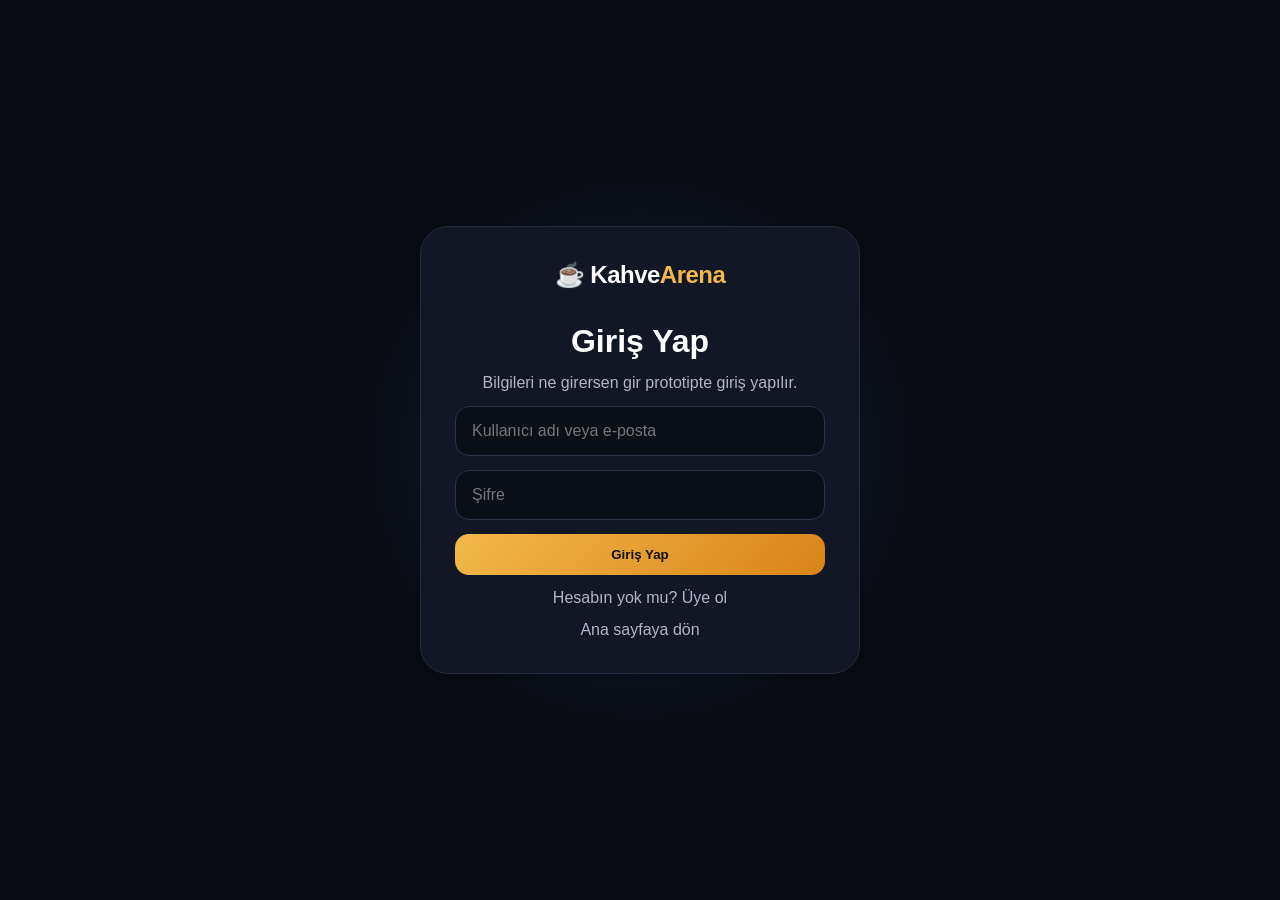
<file: withdraw.html>
<!DOCTYPE html>
<html lang="tr">
<head>
  <meta charset="UTF-8"/>
  <meta name="viewport" content="width=device-width, initial-scale=1.0"/>
  <title>Para Çek | KahveArena</title>
  <link rel="stylesheet" href="style.css"/>
</head>
<body onload="guard()">
<header class="topbar">
  <div class="logo" onclick="go('dashboard.html')">☕ Kahve<span>Arena</span></div>
  <nav id="nav"><a href="wallet.html">Cüzdan</a><a href="deposit.html">Para Yatır</a></nav>
</header>

<main class="page smallPage">
  <h1>Para Çek</h1>
  <p class="warning">Bu ekran prototiptir. Canlı ödeme gönderimi yapılmaz. KYC/lisans/izin süreçleri tamamlanmadan kullanılmamalıdır.</p>
  <div class="formCard">
    <label>Çekim Yöntemi</label>
    <select><option>Banka Hesabı</option><option>USDT TRC20</option><option>PayPal / Yurtdışı</option></select>
    <label>Tutar</label>
    <input placeholder="Örn: 200"/>
    <label>IBAN / Cüzdan Adresi</label>
    <input placeholder="TR... veya kripto cüzdan adresi"/>
    <label>Ad Soyad</label>
    <input placeholder="Hesap sahibi"/>
    <button onclick="alertBox('Para çekme talebi oluşturuldu. Canlı ödeme gönderimi kapalıdır.')">Çekim Talebi Oluştur</button>
  </div>
</main>
<script src="app.js"></script>
</body>
</html>
</file>
<file: style.css>
*{box-sizing:border-box;margin:0;padding:0}
body{font-family:Arial,Helvetica,sans-serif;background:#080b12;color:#fff}
a{text-decoration:none;color:inherit}
button{border:0;border-radius:14px;padding:13px 18px;background:linear-gradient(135deg,#f2b84b,#d88418);color:#151008;font-weight:800;cursor:pointer}
button.ghost{background:#171d2b;color:#fff;border:1px solid #2c354a}
button.danger{background:#3b1620;color:#ffb0be}
button.menu{display:none}
.topbar{height:76px;display:flex;align-items:center;justify-content:space-between;padding:0 42px;background:rgba(8,11,18,.92);border-bottom:1px solid #1d2433;position:sticky;top:0;z-index:20;backdrop-filter:blur(10px)}
.logo{font-size:24px;font-weight:900;cursor:pointer;letter-spacing:-.5px}
.logo span{color:#f2b84b}
.logo.center{text-align:center;margin-bottom:20px}
nav{display:flex;gap:24px;color:#c7ccda}
nav a:hover{color:#f2b84b}
.actions{display:flex;gap:10px;align-items:center}
.hero{display:grid;grid-template-columns:1.2fr .8fr;gap:40px;min-height:660px;align-items:center;padding:70px 7%;background:radial-gradient(circle at top left,#1b2c4d,transparent 38%),radial-gradient(circle at 80% 20%,#493314,transparent 30%),#080b12}
.badge{display:inline-block;background:#171d2b;border:1px solid #2c354a;color:#f2b84b;border-radius:999px;padding:10px 14px;margin-bottom:18px}
.hero h1{font-size:56px;line-height:1.02;letter-spacing:-2px;margin-bottom:18px}
.hero p,.page p{color:#b6bdcc;line-height:1.7;font-size:17px}
.heroBtns{display:flex;gap:14px;margin:26px 0}
.stats{display:flex;gap:18px;margin-top:26px}
.stats div,.statCard,.infoCard,.gameCard,.heroCard,.formCard,.bankBox{background:#111724;border:1px solid #232c3e;border-radius:24px;padding:22px}
.stats b{font-size:28px;display:block}.stats small{color:#aab1c2}
.heroCard{box-shadow:0 30px 100px rgba(0,0,0,.35)}
.liveTitle{color:#f2b84b;font-weight:900;margin-bottom:15px}
.tableCard.big{background:linear-gradient(135deg,#172033,#111724);border:1px solid #303a50;border-radius:22px;padding:22px;display:grid;gap:18px}
.pool{font-size:42px;font-weight:900;color:#f2b84b}
.miniWinners{margin-top:20px}.miniWinners h4{margin-bottom:10px}.miniWinners p{display:flex;justify-content:space-between;border-bottom:1px solid #232c3e;padding:10px 0}
.section{padding:60px 7%}.section.noPad{padding:35px 0}.section.dark{background:#0c111b}
.section h2,.page h1{font-size:36px;margin-bottom:22px}
.grid3{display:grid;grid-template-columns:repeat(3,1fr);gap:18px}
.infoCard b{width:38px;height:38px;border-radius:50%;display:grid;place-items:center;background:#f2b84b;color:#111;margin-bottom:14px}
.infoCard h3,.gameCard h3{margin-bottom:10px}
.infoCard p,.gameCard p{color:#aeb6c8;line-height:1.6}
.gameGrid{display:grid;grid-template-columns:repeat(4,1fr);gap:18px}
.gameCard{cursor:pointer;transition:.2s}
.gameCard:hover{transform:translateY(-5px);border-color:#f2b84b}
.gameCard span{font-size:44px;display:block;margin-bottom:12px}
.gameCard.large{min-height:250px;display:flex;flex-direction:column;justify-content:space-between}
footer{text-align:center;color:#8e96aa;padding:35px;border-top:1px solid #1d2433}
.page{padding:42px 7%}
.pageHead{display:flex;align-items:center;justify-content:space-between;gap:20px;margin-bottom:28px}
.dashGrid{display:grid;grid-template-columns:repeat(4,1fr);gap:18px;margin:24px 0}
.statCard small{color:#98a2b8}.statCard b{font-size:30px;display:block;margin:10px 0;color:#f2b84b}.statCard span{color:#aeb6c8}
.tableList{display:grid;gap:12px}
.row{display:grid;grid-template-columns:1.2fr 1fr 1fr 1fr auto;gap:12px;align-items:center;background:#111724;border:1px solid #232c3e;border-radius:18px;padding:16px}
.row span,.row em{color:#aab1c2;font-style:normal}.row strong{color:#f2b84b}
.filters{display:flex;gap:10px;flex-wrap:wrap;margin-bottom:22px}.filters button{background:#151b28;color:#fff}.filters .active{background:#f2b84b;color:#111}
.authBody{min-height:100vh;display:grid;place-items:center;background:radial-gradient(circle at center,#1b2c4d,transparent 35%),#080b12}
.authBox{width:min(440px,92vw);background:#111724;border:1px solid #232c3e;border-radius:28px;padding:34px;display:grid;gap:14px}
.authBox h1{text-align:center}.authBox p,.authBox a{text-align:center;color:#aeb6c8}
input,select{width:100%;padding:15px 16px;border-radius:14px;border:1px solid #2b3448;background:#0a0f18;color:#fff;font-size:16px}
.smallPage{max-width:760px;margin:auto}
.formCard{display:grid;gap:12px;margin-top:20px}
.warning{background:#2a1d0e;border:1px solid #6b4315;color:#ffd59b;border-radius:18px;padding:14px;margin:14px 0}
.bankBox{margin-top:20px;color:#cdd3df}.bankBox p{font-size:15px}
.walletActions{display:flex;gap:12px;margin:18px 0 32px}
.gameTable{background:#111724;border:1px solid #232c3e;border-radius:28px;padding:26px}
.tableTop{display:flex;justify-content:space-between;gap:20px;align-items:center}
.players{display:grid;grid-template-columns:repeat(4,1fr);gap:12px;margin:25px 0}
.player{background:#0b1019;border:1px solid #252e40;border-radius:18px;padding:15px}.player span{display:block;color:#f2b84b;margin-top:6px}.player.active{border-color:#f2b84b}
.board{min-height:320px;background:radial-gradient(circle,#24432d,#132018 55%,#0b1019);border-radius:28px;border:1px solid #33443b;display:flex;align-items:end;justify-content:center;gap:10px;padding:25px;position:relative}
.tile{width:46px;height:64px;border-radius:10px;background:#f2f0e6;color:#111;display:grid;place-items:center;font-weight:900;font-size:22px}
.tile.red{color:#c31b1b}
.centerPot{position:absolute;top:50%;left:50%;transform:translate(-50%,-50%);width:120px;height:120px;border-radius:50%;background:#111724;border:2px solid #f2b84b;display:grid;place-items:center;text-align:center;font-weight:900;color:#f2b84b}
.tableActions{display:flex;gap:12px;margin-top:18px;justify-content:center}
.profileHero{display:flex;gap:18px;align-items:center;background:#111724;border:1px solid #232c3e;border-radius:24px;padding:24px;margin-bottom:24px}
.avatar{width:80px;height:80px;border-radius:50%;display:grid;place-items:center;background:#f2b84b;color:#111;font-size:36px;font-weight:900}

@media(max-width:900px){
  .topbar{padding:0 18px}
  nav{display:none;position:absolute;top:76px;left:0;right:0;background:#111724;flex-direction:column;padding:20px;border-bottom:1px solid #232c3e}
  nav.open{display:flex}
  button.menu{display:block}
  .hero{grid-template-columns:1fr;padding:40px 5%}
  .hero h1{font-size:38px}
  .grid3,.gameGrid,.dashGrid,.players{grid-template-columns:1fr}
  .row{grid-template-columns:1fr;gap:8px}
  .pageHead,.tableTop{flex-direction:column;align-items:flex-start}
  .stats{flex-direction:column}
}
</file>
<file: okey101.css>
.okeyPage{
  padding:30px 4%;
  background:
    radial-gradient(circle at top left, rgba(242,184,75,.14), transparent 28%),
    radial-gradient(circle at 80% 20%, rgba(43,105,64,.20), transparent 32%),
    #080b12;
  min-height:calc(100vh - 76px);
}

.okeyTop{
  display:flex;
  justify-content:space-between;
  align-items:center;
  gap:20px;
  margin-bottom:22px;
}

.okeyTop h1{
  font-size:38px;
  margin-bottom:8px;
}

.okeyTop p{
  color:#aeb6c8;
}

.topBoxes{
  display:flex;
  gap:12px;
  flex-wrap:wrap;
}

.smallBox{
  background:#111724;
  border:1px solid #2c354a;
  border-radius:18px;
  padding:14px 18px;
  min-width:110px;
  text-align:right;
}

.smallBox small{
  display:block;
  color:#aeb6c8;
  margin-bottom:5px;
}

.smallBox b{
  color:#fff;
  font-size:22px;
}

.smallBox.gold b{
  color:#f2b84b;
}

.gameShell{
  display:grid;
  grid-template-columns:260px 1fr 280px;
  gap:18px;
  align-items:stretch;
}

.scorePanel,.logPanel{
  background:#111724;
  border:1px solid #232c3e;
  border-radius:24px;
  padding:18px;
  min-height:720px;
}

.scorePanel h3,.logPanel h3{
  margin-bottom:14px;
  color:#f2b84b;
}

.scoreRow{
  display:flex;
  justify-content:space-between;
  align-items:center;
  padding:12px 0;
  border-bottom:1px solid #232c3e;
  color:#dce2ef;
}

.scoreRow span{
  color:#aeb6c8;
  font-size:13px;
}

.analysisBox{
  background:#0b1019;
  border:1px solid #232c3e;
  border-radius:16px;
  padding:14px;
  margin-bottom:16px;
}

.analysisBox p{
  color:#aeb6c8;
  font-size:14px;
  margin:9px 0;
}

.analysisBox b{
  color:#f2b84b;
}

.realTable{
  position:relative;
  min-height:760px;
  overflow:hidden;
  border-radius:34px;
  border:1px solid #315640;
  background:
    radial-gradient(circle, #286340 0%, #183a27 45%, #101720 100%);
  box-shadow:0 30px 90px rgba(0,0,0,.35);
}

.seat{
  position:absolute;
  background:rgba(8,11,18,.84);
  border:1px solid rgba(255,255,255,.12);
  border-radius:18px;
  padding:12px 16px;
  display:flex;
  align-items:center;
  gap:10px;
  min-width:180px;
}

.seat span{
  color:#f2b84b;
  font-size:13px;
}

.avatar{
  width:36px;
  height:36px;
  border-radius:50%;
  background:#151b28;
  display:grid;
  place-items:center;
}

.seatTop{
  top:18px;
  left:50%;
  transform:translateX(-50%);
}

.seatLeft{
  top:260px;
  left:18px;
}

.seatRight{
  top:260px;
  right:18px;
}

.centerStack{
  position:absolute;
  top:220px;
  left:50%;
  transform:translateX(-50%);
  display:flex;
  gap:14px;
  align-items:center;
}

.deckCard,.turnCard{
  width:118px;
  height:138px;
  background:#111724;
  border:1px solid #2c354a;
  border-radius:20px;
  display:grid;
  place-items:center;
  text-align:center;
  padding:12px;
}

.deckCard{
  cursor:pointer;
}

.deckCard:hover{
  border-color:#f2b84b;
}

.deckCard span{
  font-size:32px;
  font-weight:900;
}

.deckCard b,.turnCard b{
  color:#f2b84b;
}

.deckCard small,.turnCard small{
  color:#aeb6c8;
}

.openedArea{
  position:absolute;
  left:220px;
  right:220px;
  top:390px;
  min-height:110px;
  background:rgba(8,11,18,.58);
  border:1px dashed rgba(255,255,255,.18);
  border-radius:18px;
  padding:14px;
}

.openedArea h3{
  font-size:15px;
  color:#f2b84b;
  margin-bottom:10px;
}

.openedGroups{
  display:flex;
  flex-wrap:wrap;
  gap:12px;
}

.openedGroup{
  display:flex;
  gap:4px;
  background:#0b1019;
  border:1px solid #232c3e;
  border-radius:12px;
  padding:8px;
}

.myPanel{
  position:absolute;
  left:18px;
  right:18px;
  bottom:18px;
  background:rgba(8,11,18,.90);
  border:1px solid rgba(255,255,255,.12);
  border-radius:26px;
  padding:18px;
}

.myInfo{
  display:flex;
  justify-content:space-between;
  gap:16px;
  align-items:center;
  margin-bottom:14px;
}

.myInfo p{
  color:#aeb6c8;
  margin-top:5px;
}

.selectedBox{
  background:#111724;
  border:1px solid #2c354a;
  border-radius:14px;
  padding:12px 16px;
  text-align:right;
  min-width:120px;
}

.selectedBox small{
  color:#aeb6c8;
  display:block;
}

.selectedBox b{
  color:#f2b84b;
}

.myHand{
  display:flex;
  flex-wrap:wrap;
  gap:7px;
  min-height:86px;
  margin-bottom:14px;
}

.tile101{
  width:45px;
  height:64px;
  border-radius:10px;
  background:#f4f1e8;
  color:#111;
  display:grid;
  place-items:center;
  font-size:19px;
  font-weight:900;
  cursor:pointer;
  border:3px solid transparent;
  box-shadow:0 8px 18px rgba(0,0,0,.25);
  position:relative;
  user-select:none;
}

.tile101 small{
  position:absolute;
  bottom:3px;
  left:0;
  right:0;
  text-align:center;
  font-size:8px;
  color:rgba(0,0,0,.5);
}

.tile101.red{color:#c21d2d}
.tile101.blue{color:#1f5fd1}
.tile101.black{color:#111}
.tile101.yellow{color:#d48b00}
.tile101.fake{color:#5d2ccf}

.tile101.okey{
  border-color:#f2b84b;
  box-shadow:0 0 0 2px rgba(242,184,75,.3), 0 8px 18px rgba(0,0,0,.25);
}

.tile101.selected{
  transform:translateY(-10px);
  border-color:#5fe38a;
}

.playActions{
  display:flex;
  gap:10px;
  flex-wrap:wrap;
}

.logList{
  display:flex;
  flex-direction:column;
  gap:8px;
  max-height:650px;
  overflow:auto;
}

.logItem{
  background:#0b1019;
  border:1px solid #232c3e;
  border-radius:14px;
  padding:10px;
  color:#aeb6c8;
  font-size:13px;
  line-height:1.45;
}

@media(max-width:1150px){
  .gameShell{
    grid-template-columns:1fr;
  }

  .scorePanel,.logPanel{
    min-height:auto;
  }

  .realTable{
    min-height:860px;
  }
}

@media(max-width:850px){
  .okeyTop,.myInfo{
    flex-direction:column;
    align-items:flex-start;
  }

  .seat{
    min-width:auto;
    font-size:12px;
  }

  .seatLeft{
    top:145px;
    left:12px;
  }

  .seatRight{
    top:145px;
    right:12px;
  }

  .centerStack{
    top:300px;
    gap:8px;
  }

  .deckCard,.turnCard{
    width:92px;
    height:112px;
  }

  .openedArea{
    left:12px;
    right:12px;
    top:430px;
  }

  .tile101{
    width:39px;
    height:56px;
    font-size:16px;
  }

  .myPanel{
    left:10px;
    right:10px;
    bottom:10px;
  }
}
</file>
